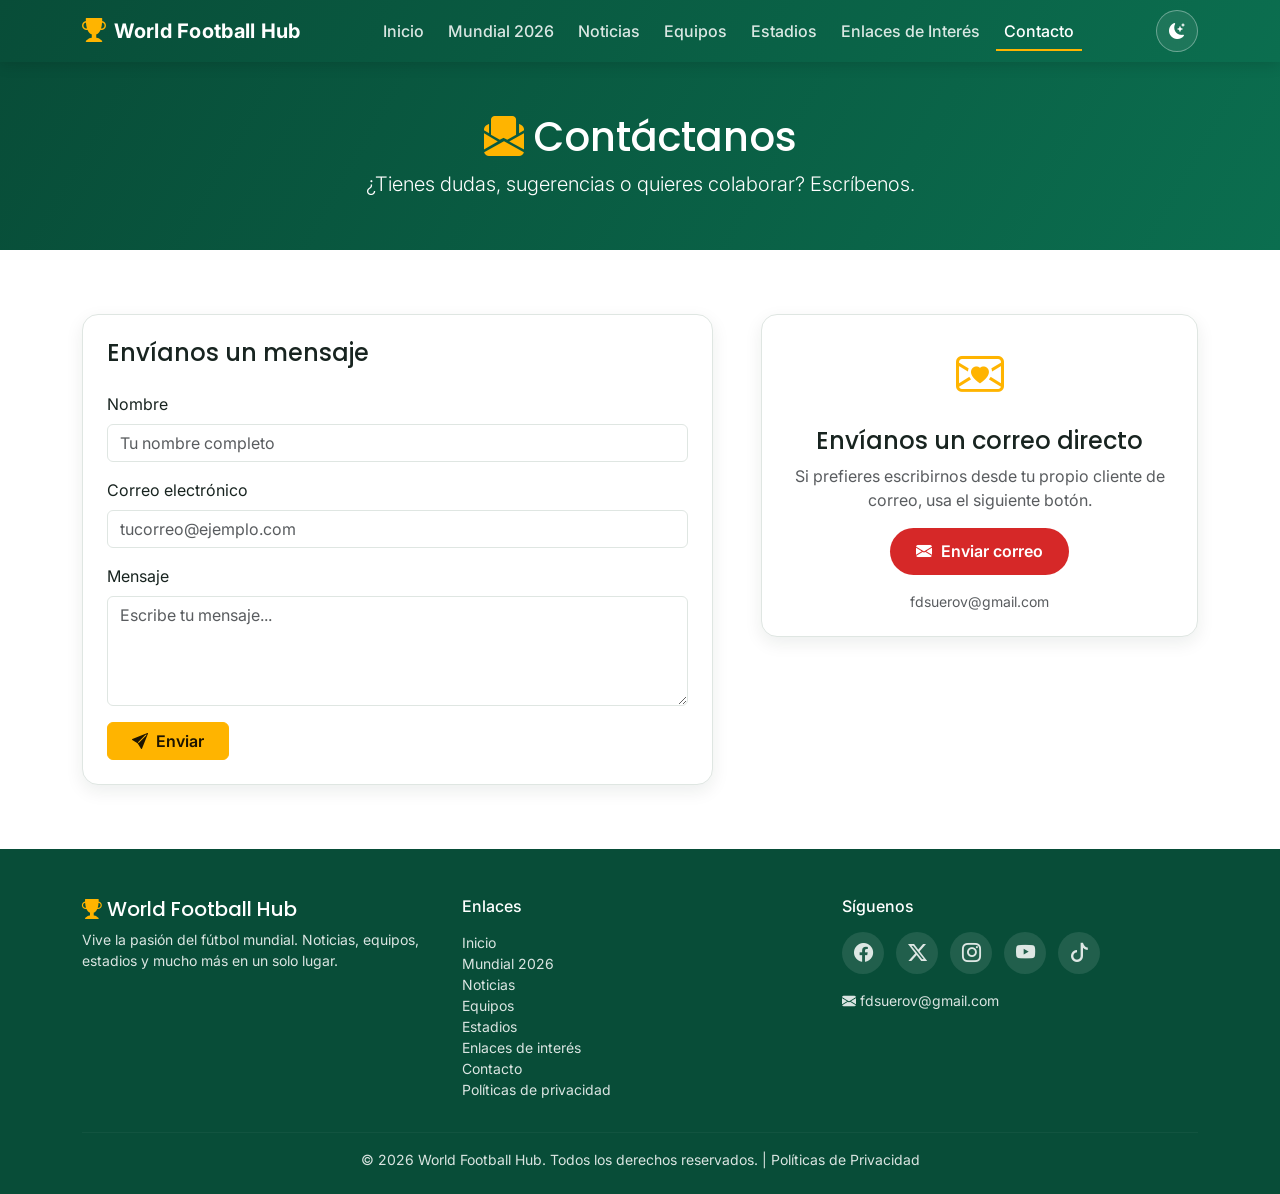
<file: contacto.html>
<!DOCTYPE html>
<html lang="es">
<head>
  <meta charset="UTF-8">
  <meta name="viewport" content="width=device-width, initial-scale=1.0">
  <title>Contacto | World Football Hub</title>
  <meta name="description" content="Ponte en contacto con el equipo de World Football Hub. Envíanos tus dudas, sugerencias o comentarios.">
  <meta name="keywords" content="contacto, world football hub, sugerencias, soporte">
  <meta name="author" content="Estudiante - World Football Hub">
  <meta name="robots" content="index, follow">
  <link rel="canonical" href="https://Felixnosoy.github.io/football-world/contacto.html">
  <meta name="theme-color" content="#0b6e4f">

  <meta property="og:type" content="website">
  <meta property="og:title" content="Contacto | World Football Hub">
  <meta property="og:description" content="Ponte en contacto con el equipo de World Football Hub.">
  <meta property="og:image" content="https://upload.wikimedia.org/wikipedia/commons/thumb/9/9d/Estadio_Azteca1706p1.jpg/1280px-Estadio_Azteca1706p1.jpg">
  <meta property="og:url" content="https://Felixnosoy.github.io/football-world/contacto.html">
  <meta property="og:site_name" content="World Football Hub">
  <meta property="og:locale" content="es_ES">

  <link rel="icon" type="image/svg+xml" href="favicon.svg">

  <link rel="preconnect" href="https://fonts.googleapis.com">
  <link rel="preconnect" href="https://fonts.gstatic.com" crossorigin>
  <link href="https://fonts.googleapis.com/css2?family=Inter:wght@400;500;600;700&family=Poppins:wght@600;700&display=swap" rel="stylesheet">
  <link rel="stylesheet" href="https://cdn.jsdelivr.net/npm/bootstrap-icons@1.11.3/font/bootstrap-icons.css">
  <link rel="stylesheet" href="https://cdn.jsdelivr.net/npm/bootstrap@5.3.3/dist/css/bootstrap.min.css">
  <link rel="stylesheet" href="css/styles.css">
  <script>(function(){var t = localStorage.getItem('wfh-theme') || 'light'; document.documentElement.setAttribute('data-theme', t); document.documentElement.setAttribute('data-bs-theme', t);})();</script>
</head>
<body>

<nav class="navbar navbar-expand-lg navbar-wfh sticky-top">
  <div class="container">
    <a class="navbar-brand" href="index.html"><i class="bi bi-trophy-fill"></i> World Football Hub</a>
    <button class="navbar-toggler" type="button" data-bs-toggle="collapse" data-bs-target="#navMain" aria-controls="navMain" aria-expanded="false" aria-label="Alternar navegación">
      <span class="navbar-toggler-icon"></span>
    </button>
    <div class="collapse navbar-collapse" id="navMain">
      <ul class="navbar-nav mx-auto mb-2 mb-lg-0">
        <li class="nav-item"><a class="nav-link" href="index.html">Inicio</a></li>
        <li class="nav-item"><a class="nav-link" href="mundial2026.html">Mundial 2026</a></li>
        <li class="nav-item"><a class="nav-link" href="noticias.html">Noticias</a></li>
        <li class="nav-item"><a class="nav-link" href="equipos.html">Equipos</a></li>
        <li class="nav-item"><a class="nav-link" href="estadios.html">Estadios</a></li>
        <li class="nav-item"><a class="nav-link" href="enlaces.html">Enlaces de Interés</a></li>
        <li class="nav-item"><a class="nav-link active" href="contacto.html">Contacto</a></li>
      </ul>
      <button class="theme-toggle-btn ms-lg-3" title="Cambiar modo claro/oscuro">
        <i class="theme-icon bi bi-moon-stars-fill"></i>
      </button>
    </div>
  </div>
</nav>

<header class="page-hero-sm text-center">
  <div class="container">
    <h1><i class="bi bi-envelope-paper-fill text-accent"></i> Contáctanos</h1>
    <p class="lead mb-0">¿Tienes dudas, sugerencias o quieres colaborar? Escríbenos.</p>
  </div>
</header>

<section class="bg-surface">
  <div class="container">
    <div class="row g-5 align-items-start">
      <div class="col-lg-7">
        <div class="widget-box">
          <h2 class="h4 mb-4">Envíanos un mensaje</h2>
          <form id="contactForm" novalidate>
            <div class="mb-3">
              <label for="nombre" class="form-label">Nombre</label>
              <input type="text" class="form-control" id="nombre" placeholder="Tu nombre completo" required>
            </div>
            <div class="mb-3">
              <label for="correo" class="form-label">Correo electrónico</label>
              <input type="email" class="form-control" id="correo" placeholder="tucorreo@ejemplo.com" required>
            </div>
            <div class="mb-3">
              <label for="mensaje" class="form-label">Mensaje</label>
              <textarea class="form-control" id="mensaje" rows="4" placeholder="Escribe tu mensaje..." required></textarea>
            </div>
            <button type="submit" class="btn btn-accent px-4"><i class="bi bi-send-fill me-1"></i> Enviar</button>
          </form>
        </div>
      </div>
      <div class="col-lg-5">
        <div class="widget-box text-center h-100 d-flex flex-column justify-content-center">
          <i class="bi bi-envelope-heart text-accent mb-3" style="font-size:3rem;"></i>
          <h2 class="h4">Envíanos un correo directo</h2>
          <p class="text-muted">Si prefieres escribirnos desde tu propio cliente de correo, usa el siguiente botón.</p>
          <a class="mailto-btn mx-auto" href="mailto:suerojunior@gmail.com?subject=Contacto%20desde%20World%20Football%20Hub">
            <i class="bi bi-envelope-fill"></i> Enviar correo
          </a>
          <p class="text-muted small mt-3 mb-0">fdsuerov@gmail.com</p>
        </div>
      </div>
    </div>
  </div>
</section>

<footer class="site-footer">
  <div class="container">
    <div class="row gy-4">
      <div class="col-md-4">
        <h5 class="brand-font text-white"><i class="bi bi-trophy-fill text-accent"></i> World Football Hub</h5>
        <p class="small">Vive la pasión del fútbol mundial. Noticias, equipos, estadios y mucho más en un solo lugar.</p>
      </div>
      <div class="col-md-4">
        <h6 class="text-white mb-3">Enlaces</h6>
        <ul class="list-unstyled small">
          <li><a href="index.html">Inicio</a></li>
          <li><a href="mundial2026.html">Mundial 2026</a></li>
          <li><a href="noticias.html">Noticias</a></li>
          <li><a href="equipos.html">Equipos</a></li>
          <li><a href="estadios.html">Estadios</a></li>
          <li><a href="enlaces.html">Enlaces de interés</a></li>
          <li><a href="contacto.html">Contacto</a></li>
          <li><a href="privacidad.html">Políticas de privacidad</a></li>
        </ul>
      </div>
      <div class="col-md-4">
        <h6 class="text-white mb-3">Síguenos</h6>
        <div class="social-icons">
          <a href="https://facebook.com" target="_blank" rel="noopener" aria-label="Facebook"><i class="bi bi-facebook"></i></a>
          <a href="https://twitter.com" target="_blank" rel="noopener" aria-label="Twitter/X"><i class="bi bi-twitter-x"></i></a>
          <a href="https://instagram.com" target="_blank" rel="noopener" aria-label="Instagram"><i class="bi bi-instagram"></i></a>
          <a href="https://youtube.com" target="_blank" rel="noopener" aria-label="YouTube"><i class="bi bi-youtube"></i></a>
          <a href="https://tiktok.com" target="_blank" rel="noopener" aria-label="TikTok"><i class="bi bi-tiktok"></i></a>
        </div>
        <a href="mailto:fdsuerov@gmail.com" class="d-inline-block mt-3 small"><i class="bi bi-envelope-fill me-1"></i>fdsuerov@gmail.com</a>
      </div>
    </div>
    <hr class="footer-divider">
    <p class="text-center small mb-0">&copy; 2026 World Football Hub. Todos los derechos reservados. | <a href="privacidad.html">Políticas de Privacidad</a></p>
  </div>
</footer>

<button id="backToTopBtn" aria-label="Volver arriba"><i class="bi bi-arrow-up"></i></button>

<script src="https://cdn.jsdelivr.net/npm/bootstrap@5.3.3/dist/js/bootstrap.bundle.min.js"></script>
<script src="js/script.js"></script>
</body>
</html>
</file>
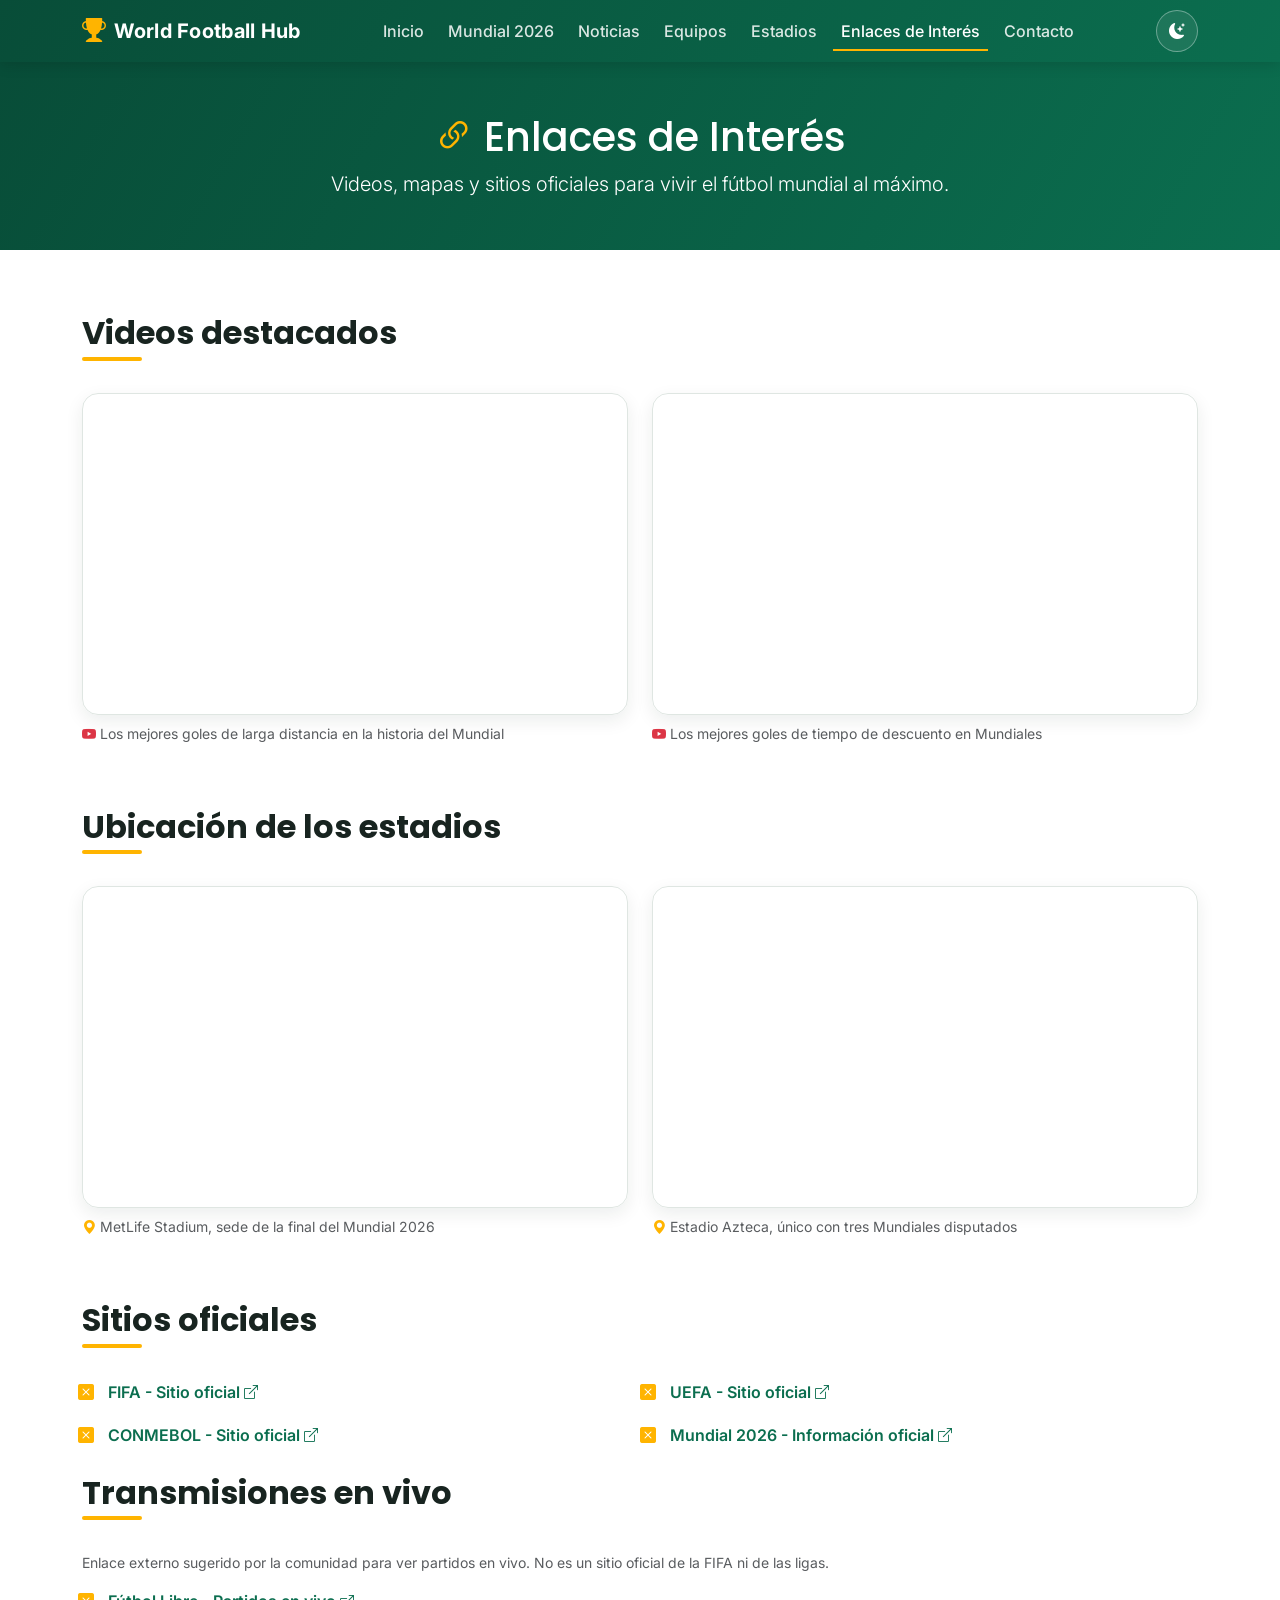
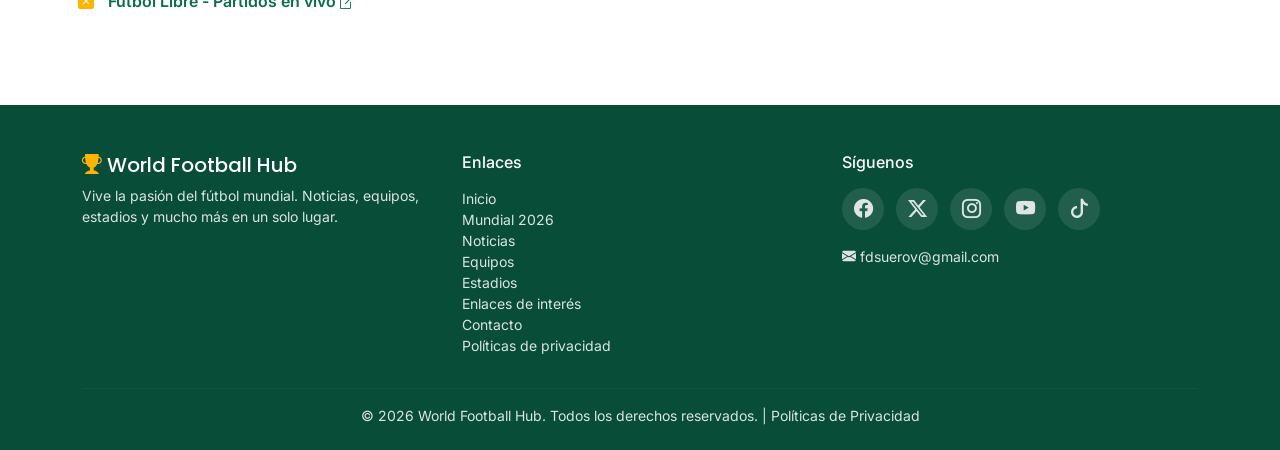
<file: enlaces.html>
<!DOCTYPE html>
<html lang="es">
<head>
  <meta charset="UTF-8">
  <meta name="viewport" content="width=device-width, initial-scale=1.0">
  <title>Enlaces de Interés | World Football Hub</title>
  <meta name="description" content="Videos destacados de YouTube, mapas de estadios en Google Maps y enlaces oficiales del fútbol mundial.">
  <meta name="keywords" content="enlaces de interés, videos de fútbol, mapas de estadios, fifa, enlaces oficiales">
  <meta name="author" content="Estudiante - World Football Hub">
  <meta name="robots" content="index, follow">
  <link rel="canonical" href="https://Felixnosoy.github.io/football-world/enlaces.html">
  <meta name="theme-color" content="#0b6e4f">

  <meta property="og:type" content="website">
  <meta property="og:title" content="Enlaces de Interés | World Football Hub">
  <meta property="og:description" content="Videos, mapas de estadios y enlaces oficiales del fútbol mundial.">
  <meta property="og:image" content="https://upload.wikimedia.org/wikipedia/commons/thumb/9/9d/Estadio_Azteca1706p1.jpg/1280px-Estadio_Azteca1706p1.jpg">
  <meta property="og:url" content="https://Felixnosoy.github.io/football-world/enlaces.html">
  <meta property="og:site_name" content="World Football Hub">
  <meta property="og:locale" content="es_ES">

  <link rel="icon" type="image/svg+xml" href="favicon.svg">

  <link rel="preconnect" href="https://fonts.googleapis.com">
  <link rel="preconnect" href="https://fonts.gstatic.com" crossorigin>
  <link href="https://fonts.googleapis.com/css2?family=Inter:wght@400;500;600;700&family=Poppins:wght@600;700&display=swap" rel="stylesheet">
  <link rel="stylesheet" href="https://cdn.jsdelivr.net/npm/bootstrap-icons@1.11.3/font/bootstrap-icons.css">
  <link rel="stylesheet" href="https://cdn.jsdelivr.net/npm/bootstrap@5.3.3/dist/css/bootstrap.min.css">
  <link rel="stylesheet" href="css/styles.css">
  <script>(function(){var t = localStorage.getItem('wfh-theme') || 'light'; document.documentElement.setAttribute('data-theme', t); document.documentElement.setAttribute('data-bs-theme', t);})();</script>
</head>
<body>

<nav class="navbar navbar-expand-lg navbar-wfh sticky-top">
  <div class="container">
    <a class="navbar-brand" href="index.html"><i class="bi bi-trophy-fill"></i> World Football Hub</a>
    <button class="navbar-toggler" type="button" data-bs-toggle="collapse" data-bs-target="#navMain" aria-controls="navMain" aria-expanded="false" aria-label="Alternar navegación">
      <span class="navbar-toggler-icon"></span>
    </button>
    <div class="collapse navbar-collapse" id="navMain">
      <ul class="navbar-nav mx-auto mb-2 mb-lg-0">
        <li class="nav-item"><a class="nav-link" href="index.html">Inicio</a></li>
        <li class="nav-item"><a class="nav-link" href="mundial2026.html">Mundial 2026</a></li>
        <li class="nav-item"><a class="nav-link" href="noticias.html">Noticias</a></li>
        <li class="nav-item"><a class="nav-link" href="equipos.html">Equipos</a></li>
        <li class="nav-item"><a class="nav-link" href="estadios.html">Estadios</a></li>
        <li class="nav-item"><a class="nav-link active" href="enlaces.html">Enlaces de Interés</a></li>
        <li class="nav-item"><a class="nav-link" href="contacto.html">Contacto</a></li>
      </ul>
      <button class="theme-toggle-btn ms-lg-3" title="Cambiar modo claro/oscuro">
        <i class="theme-icon bi bi-moon-stars-fill"></i>
      </button>
    </div>
  </div>
</nav>

<header class="page-hero-sm text-center">
  <div class="container">
    <h1><i class="bi bi-link-45deg text-accent"></i> Enlaces de Interés</h1>
    <p class="lead mb-0">Videos, mapas y sitios oficiales para vivir el fútbol mundial al máximo.</p>
  </div>
</header>

<section class="bg-surface">
  <div class="container">
    <h2 class="section-title">Videos destacados</h2>
    <div class="row g-4 mb-5">
      <div class="col-lg-6">
        <div class="iframe-wrap">
          <iframe height="320" src="https://www.youtube.com/embed/HiZTiFxIkco" title="Los mejores goles de larga distancia en la historia del Mundial" allowfullscreen loading="lazy"></iframe>
        </div>
        <p class="text-muted mt-2 small"><i class="bi bi-youtube text-danger me-1"></i>Los mejores goles de larga distancia en la historia del Mundial</p>
      </div>
      <div class="col-lg-6">
        <div class="iframe-wrap">
          <iframe height="320" src="https://www.youtube.com/embed/k26V-8FBmK0" title="Los mejores goles de tiempo de descuento en Mundiales" allowfullscreen loading="lazy"></iframe>
        </div>
        <p class="text-muted mt-2 small"><i class="bi bi-youtube text-danger me-1"></i>Los mejores goles de tiempo de descuento en Mundiales</p>
      </div>
    </div>

    <h2 class="section-title">Ubicación de los estadios</h2>
    <div class="row g-4 mb-5">
      <div class="col-lg-6">
        <div class="iframe-wrap">
          <iframe height="320" src="https://www.google.com/maps?q=MetLife+Stadium&output=embed" title="Mapa de MetLife Stadium" loading="lazy"></iframe>
        </div>
        <p class="text-muted mt-2 small"><i class="bi bi-geo-alt-fill text-accent me-1"></i>MetLife Stadium, sede de la final del Mundial 2026</p>
      </div>
      <div class="col-lg-6">
        <div class="iframe-wrap">
          <iframe height="320" src="https://www.google.com/maps?q=Estadio+Azteca&output=embed" title="Mapa del Estadio Azteca" loading="lazy"></iframe>
        </div>
        <p class="text-muted mt-2 small"><i class="bi bi-geo-alt-fill text-accent me-1"></i>Estadio Azteca, único con tres Mundiales disputados</p>
      </div>
    </div>

    <h2 class="section-title">Sitios oficiales</h2>
    <ul class="list-unordered-custom row row-cols-1 row-cols-md-2 g-2">
      <li class="col"><a href="https://www.fifa.com" target="_blank" rel="noopener" class="text-primary-wfh fw-semibold">FIFA - Sitio oficial <i class="bi bi-box-arrow-up-right small"></i></a></li>
      <li class="col"><a href="https://www.uefa.com" target="_blank" rel="noopener" class="text-primary-wfh fw-semibold">UEFA - Sitio oficial <i class="bi bi-box-arrow-up-right small"></i></a></li>
      <li class="col"><a href="https://www.conmebol.com" target="_blank" rel="noopener" class="text-primary-wfh fw-semibold">CONMEBOL - Sitio oficial <i class="bi bi-box-arrow-up-right small"></i></a></li>
      <li class="col"><a href="https://www.fifa.com/en/tournaments/mens/worldcup/canadamexicousa2026" target="_blank" rel="noopener" class="text-primary-wfh fw-semibold">Mundial 2026 - Información oficial <i class="bi bi-box-arrow-up-right small"></i></a></li>
    </ul>

    <h2 class="section-title">Transmisiones en vivo</h2>
    <p class="text-muted small">Enlace externo sugerido por la comunidad para ver partidos en vivo. No es un sitio oficial de la FIFA ni de las ligas.</p>
    <ul class="list-unordered-custom row row-cols-1 row-cols-md-2 g-2">
      <li class="col"><a href="https://futbol-libres.su/" target="_blank" rel="noopener" class="text-primary-wfh fw-semibold">Fútbol Libre - Partidos en vivo <i class="bi bi-box-arrow-up-right small"></i></a></li>
    </ul>
  </div>
</section>

<footer class="site-footer">
  <div class="container">
    <div class="row gy-4">
      <div class="col-md-4">
        <h5 class="brand-font text-white"><i class="bi bi-trophy-fill text-accent"></i> World Football Hub</h5>
        <p class="small">Vive la pasión del fútbol mundial. Noticias, equipos, estadios y mucho más en un solo lugar.</p>
      </div>
      <div class="col-md-4">
        <h6 class="text-white mb-3">Enlaces</h6>
        <ul class="list-unstyled small">
          <li><a href="index.html">Inicio</a></li>
          <li><a href="mundial2026.html">Mundial 2026</a></li>
          <li><a href="noticias.html">Noticias</a></li>
          <li><a href="equipos.html">Equipos</a></li>
          <li><a href="estadios.html">Estadios</a></li>
          <li><a href="enlaces.html">Enlaces de interés</a></li>
          <li><a href="contacto.html">Contacto</a></li>
          <li><a href="privacidad.html">Políticas de privacidad</a></li>
        </ul>
      </div>
      <div class="col-md-4">
        <h6 class="text-white mb-3">Síguenos</h6>
        <div class="social-icons">
          <a href="https://facebook.com" target="_blank" rel="noopener" aria-label="Facebook"><i class="bi bi-facebook"></i></a>
          <a href="https://twitter.com" target="_blank" rel="noopener" aria-label="Twitter/X"><i class="bi bi-twitter-x"></i></a>
          <a href="https://instagram.com" target="_blank" rel="noopener" aria-label="Instagram"><i class="bi bi-instagram"></i></a>
          <a href="https://youtube.com" target="_blank" rel="noopener" aria-label="YouTube"><i class="bi bi-youtube"></i></a>
          <a href="https://tiktok.com" target="_blank" rel="noopener" aria-label="TikTok"><i class="bi bi-tiktok"></i></a>
        </div>
        <a href="mailto:fdsuerov@gmail.com" class="d-inline-block mt-3 small"><i class="bi bi-envelope-fill me-1"></i>fdsuerov@gmail.com</a>
      </div>
    </div>
    <hr class="footer-divider">
    <p class="text-center small mb-0">&copy; 2026 World Football Hub. Todos los derechos reservados. | <a href="privacidad.html">Políticas de Privacidad</a></p>
  </div>
</footer>

<button id="backToTopBtn" aria-label="Volver arriba"><i class="bi bi-arrow-up"></i></button>

<script src="https://cdn.jsdelivr.net/npm/bootstrap@5.3.3/dist/js/bootstrap.bundle.min.js"></script>
<script src="js/script.js"></script>
</body>
</html>
</file>
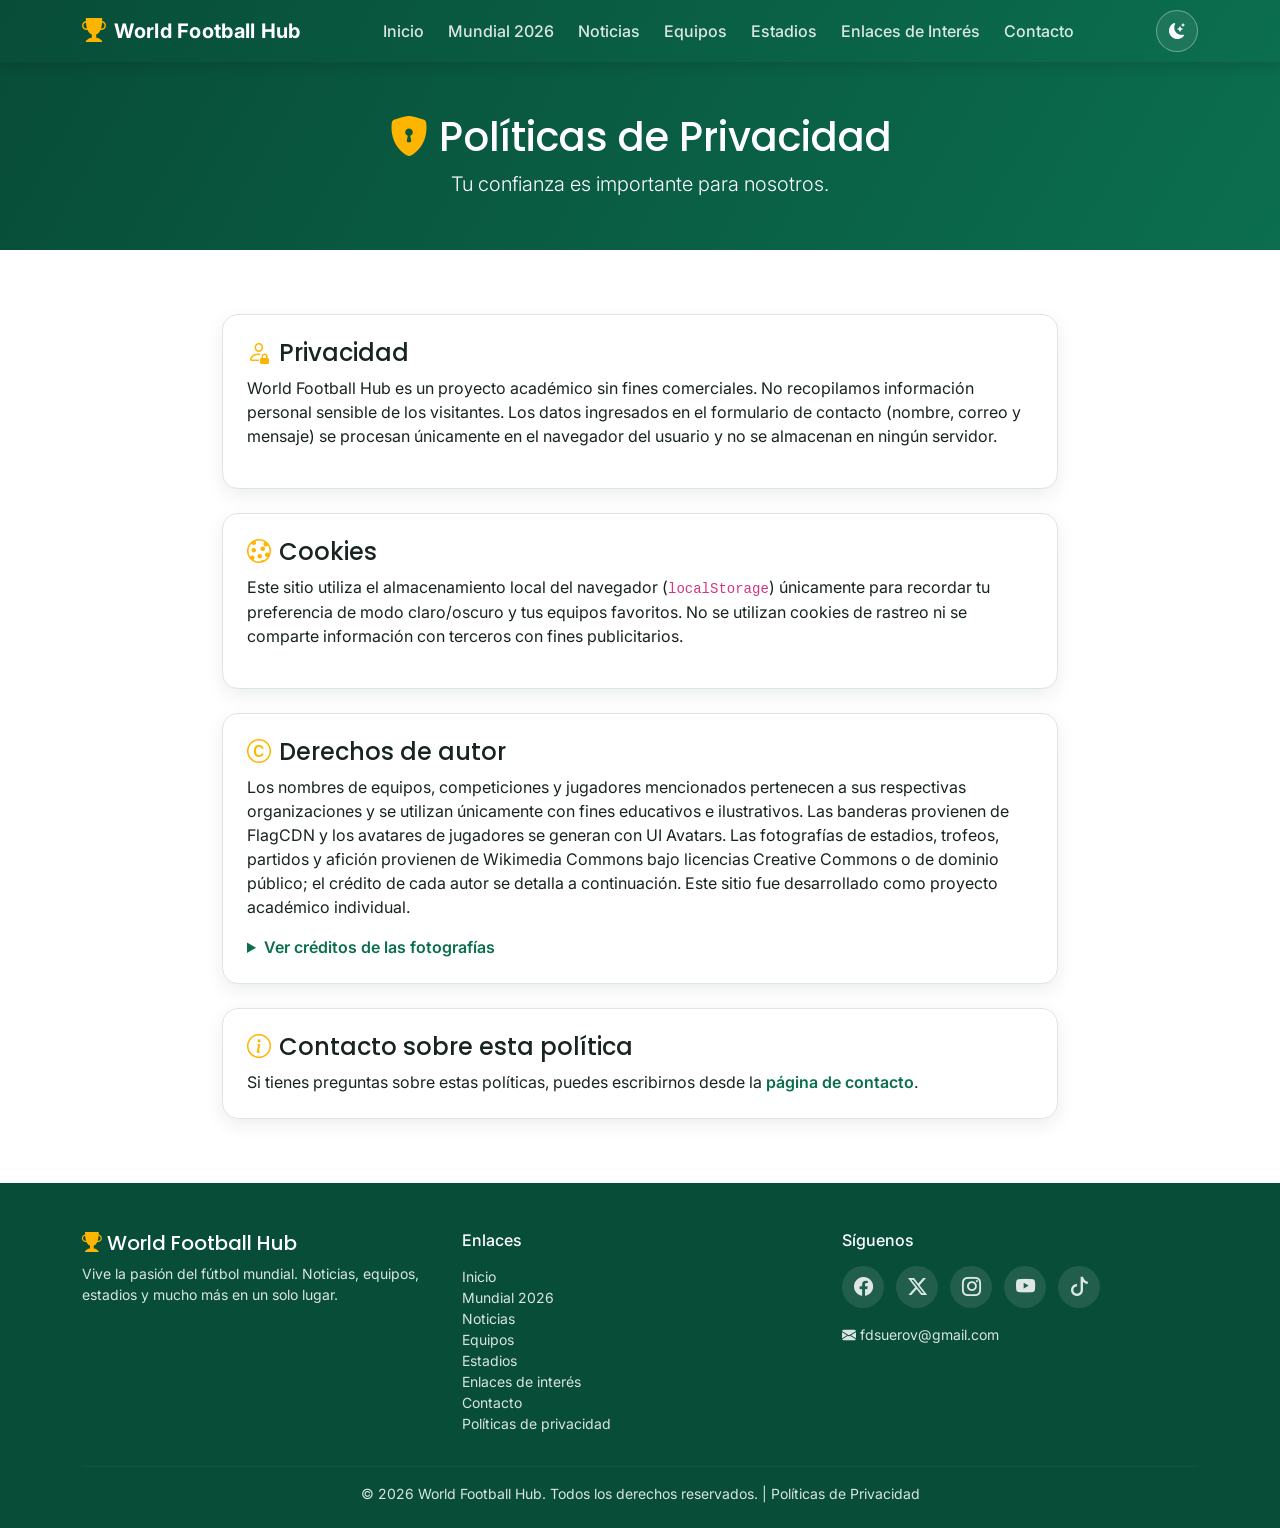
<file: privacidad.html>
<!DOCTYPE html>
<html lang="es">
<head>
  <meta charset="UTF-8">
  <meta name="viewport" content="width=device-width, initial-scale=1.0">
  <title>Políticas de Privacidad | World Football Hub</title>
  <meta name="description" content="Políticas de privacidad, cookies y derechos de autor del sitio World Football Hub.">
  <meta name="keywords" content="políticas de privacidad, cookies, derechos de autor, world football hub">
  <meta name="author" content="Estudiante - World Football Hub">
  <meta name="robots" content="index, follow">
  <link rel="canonical" href="https://Felixnosoy.github.io/football-world/privacidad.html">
  <meta name="theme-color" content="#0b6e4f">

  <meta property="og:type" content="website">
  <meta property="og:title" content="Políticas de Privacidad | World Football Hub">
  <meta property="og:description" content="Privacidad, cookies y derechos de autor de World Football Hub.">
  <meta property="og:image" content="https://upload.wikimedia.org/wikipedia/commons/thumb/9/9d/Estadio_Azteca1706p1.jpg/1280px-Estadio_Azteca1706p1.jpg">
  <meta property="og:url" content="https://Felixnosoy.github.io/football-world/privacidad.html">
  <meta property="og:site_name" content="World Football Hub">
  <meta property="og:locale" content="es_ES">

  <link rel="icon" type="image/svg+xml" href="favicon.svg">

  <link rel="preconnect" href="https://fonts.googleapis.com">
  <link rel="preconnect" href="https://fonts.gstatic.com" crossorigin>
  <link href="https://fonts.googleapis.com/css2?family=Inter:wght@400;500;600;700&family=Poppins:wght@600;700&display=swap" rel="stylesheet">
  <link rel="stylesheet" href="https://cdn.jsdelivr.net/npm/bootstrap-icons@1.11.3/font/bootstrap-icons.css">
  <link rel="stylesheet" href="https://cdn.jsdelivr.net/npm/bootstrap@5.3.3/dist/css/bootstrap.min.css">
  <link rel="stylesheet" href="css/styles.css">
  <script>(function(){var t = localStorage.getItem('wfh-theme') || 'light'; document.documentElement.setAttribute('data-theme', t); document.documentElement.setAttribute('data-bs-theme', t);})();</script>
</head>
<body>

<nav class="navbar navbar-expand-lg navbar-wfh sticky-top">
  <div class="container">
    <a class="navbar-brand" href="index.html"><i class="bi bi-trophy-fill"></i> World Football Hub</a>
    <button class="navbar-toggler" type="button" data-bs-toggle="collapse" data-bs-target="#navMain" aria-controls="navMain" aria-expanded="false" aria-label="Alternar navegación">
      <span class="navbar-toggler-icon"></span>
    </button>
    <div class="collapse navbar-collapse" id="navMain">
      <ul class="navbar-nav mx-auto mb-2 mb-lg-0">
        <li class="nav-item"><a class="nav-link" href="index.html">Inicio</a></li>
        <li class="nav-item"><a class="nav-link" href="mundial2026.html">Mundial 2026</a></li>
        <li class="nav-item"><a class="nav-link" href="noticias.html">Noticias</a></li>
        <li class="nav-item"><a class="nav-link" href="equipos.html">Equipos</a></li>
        <li class="nav-item"><a class="nav-link" href="estadios.html">Estadios</a></li>
        <li class="nav-item"><a class="nav-link" href="enlaces.html">Enlaces de Interés</a></li>
        <li class="nav-item"><a class="nav-link" href="contacto.html">Contacto</a></li>
      </ul>
      <button class="theme-toggle-btn ms-lg-3" title="Cambiar modo claro/oscuro">
        <i class="theme-icon bi bi-moon-stars-fill"></i>
      </button>
    </div>
  </div>
</nav>

<header class="page-hero-sm text-center">
  <div class="container">
    <h1><i class="bi bi-shield-lock-fill text-accent"></i> Políticas de Privacidad</h1>
    <p class="lead mb-0">Tu confianza es importante para nosotros.</p>
  </div>
</header>

<section class="bg-surface">
  <div class="container" style="max-width:860px;">

    <div class="widget-box mb-4">
      <h2 class="h4"><i class="bi bi-person-lock text-accent me-2"></i>Privacidad</h2>
      <p>World Football Hub es un proyecto académico sin fines comerciales. No recopilamos información personal sensible de los visitantes. Los datos ingresados en el formulario de contacto (nombre, correo y mensaje) se procesan únicamente en el navegador del usuario y no se almacenan en ningún servidor.</p>
    </div>

    <div class="widget-box mb-4">
      <h2 class="h4"><i class="bi bi-cookie text-accent me-2"></i>Cookies</h2>
      <p>Este sitio utiliza el almacenamiento local del navegador (<code>localStorage</code>) únicamente para recordar tu preferencia de modo claro/oscuro y tus equipos favoritos. No se utilizan cookies de rastreo ni se comparte información con terceros con fines publicitarios.</p>
    </div>

    <div class="widget-box mb-4">
      <h2 class="h4"><i class="bi bi-c-circle text-accent me-2"></i>Derechos de autor</h2>
      <p>Los nombres de equipos, competiciones y jugadores mencionados pertenecen a sus respectivas organizaciones y se utilizan únicamente con fines educativos e ilustrativos. Las banderas provienen de FlagCDN y los avatares de jugadores se generan con UI Avatars. Las fotografías de estadios, trofeos, partidos y afición provienen de Wikimedia Commons bajo licencias Creative Commons o de dominio público; el crédito de cada autor se detalla a continuación. Este sitio fue desarrollado como proyecto académico individual.</p>
      <details>
        <summary class="text-primary-wfh fw-semibold" style="cursor:pointer;">Ver créditos de las fotografías</summary>
        <ul class="list-unordered-custom small mt-3">
          <li>MetLife Stadium — fotos de gargudojr (CC BY-SA 2.0), Kenneth C. Zirkel (CC BY-SA 4.0) y Thecoolone1223 (CC BY 4.0), Wikimedia Commons.</li>
          <li>Estadio Azteca — fotos de Carlos Valenzuela (CC BY-SA 4.0), Wikimedia Commons.</li>
          <li>SoFi Stadium — foto de Troutfarm27 (CC BY-SA 4.0), Wikimedia Commons.</li>
          <li>AT&T Stadium — foto de Michael Barera (CC BY-SA 4.0), Wikimedia Commons.</li>
          <li>Trofeo de la Copa Mundial de la FIFA — foto de Ank Kumar (CC BY-SA 4.0), Wikimedia Commons.</li>
          <li>Trofeo de la UEFA Champions League — foto de David Flores (CC BY 2.0), Wikimedia Commons.</li>
          <li>Trofeo del Balón de Oro — foto de Ank Kumar (CC BY-SA 4.0), Wikimedia Commons.</li>
          <li>Trofeo de la Copa América — foto de Hazaña17 (dominio público), Wikimedia Commons.</li>
          <li>Fotos de partidos y entrenamientos — Sport the library (CC BY-SA 3.0), Keystone.ajh (CC BY-SA 4.0) y Jarrett Campbell (CC BY 2.0), Wikimedia Commons.</li>
          <li>Fotos de afición celebrando — Agência Brasil (CC BY 3.0 br), Houtexusa (CC BY-SA 3.0) y usuarios de Wikimedia Commons (CC BY-SA 4.0).</li>
        </ul>
      </details>
    </div>

    <div class="widget-box">
      <h2 class="h4"><i class="bi bi-info-circle text-accent me-2"></i>Contacto sobre esta política</h2>
      <p class="mb-0">Si tienes preguntas sobre estas políticas, puedes escribirnos desde la <a href="contacto.html" class="text-primary-wfh fw-semibold">página de contacto</a>.</p>
    </div>

  </div>
</section>

<footer class="site-footer">
  <div class="container">
    <div class="row gy-4">
      <div class="col-md-4">
        <h5 class="brand-font text-white"><i class="bi bi-trophy-fill text-accent"></i> World Football Hub</h5>
        <p class="small">Vive la pasión del fútbol mundial. Noticias, equipos, estadios y mucho más en un solo lugar.</p>
      </div>
      <div class="col-md-4">
        <h6 class="text-white mb-3">Enlaces</h6>
        <ul class="list-unstyled small">
          <li><a href="index.html">Inicio</a></li>
          <li><a href="mundial2026.html">Mundial 2026</a></li>
          <li><a href="noticias.html">Noticias</a></li>
          <li><a href="equipos.html">Equipos</a></li>
          <li><a href="estadios.html">Estadios</a></li>
          <li><a href="enlaces.html">Enlaces de interés</a></li>
          <li><a href="contacto.html">Contacto</a></li>
          <li><a href="privacidad.html">Políticas de privacidad</a></li>
        </ul>
      </div>
      <div class="col-md-4">
        <h6 class="text-white mb-3">Síguenos</h6>
        <div class="social-icons">
          <a href="https://facebook.com" target="_blank" rel="noopener" aria-label="Facebook"><i class="bi bi-facebook"></i></a>
          <a href="https://twitter.com" target="_blank" rel="noopener" aria-label="Twitter/X"><i class="bi bi-twitter-x"></i></a>
          <a href="https://instagram.com" target="_blank" rel="noopener" aria-label="Instagram"><i class="bi bi-instagram"></i></a>
          <a href="https://youtube.com" target="_blank" rel="noopener" aria-label="YouTube"><i class="bi bi-youtube"></i></a>
          <a href="https://tiktok.com" target="_blank" rel="noopener" aria-label="TikTok"><i class="bi bi-tiktok"></i></a>
        </div>
        <a href="mailto:fdsuerov@gmail.com" class="d-inline-block mt-3 small"><i class="bi bi-envelope-fill me-1"></i>fdsuerov@gmail.com</a>
      </div>
    </div>
    <hr class="footer-divider">
    <p class="text-center small mb-0">&copy; 2026 World Football Hub. Todos los derechos reservados. | <a href="privacidad.html">Políticas de Privacidad</a></p>
  </div>
</footer>

<button id="backToTopBtn" aria-label="Volver arriba"><i class="bi bi-arrow-up"></i></button>

<script src="https://cdn.jsdelivr.net/npm/bootstrap@5.3.3/dist/js/bootstrap.bundle.min.js"></script>
<script src="js/script.js"></script>
</body>
</html>
</file>
<file: css/styles.css>
/* ===== Variables & Base ===== */
:root {
  --bg: #f4f7f5;
  --surface: #ffffff;
  --surface-2: #eef2f0;
  --text: #182420;
  --text-muted: #5c6b64;
  --primary: #0b6e4f;
  --primary-dark: #084d38;
  --primary-light: #e6f3ed;
  --accent: #ffb400;
  --accent-2: #d62828;
  --border: #dfe6e2;
  --card-shadow: 0 6px 18px rgba(11, 40, 30, 0.08);
  --card-shadow-hover: 0 16px 34px rgba(11, 40, 30, 0.18);
  --radius: 16px;
}

[data-theme="dark"] {
  --bg: #0f1712;
  --surface: #1a2620;
  --surface-2: #223028;
  --text: #edf3ef;
  --text-muted: #a7b8ae;
  --primary: #22b57f;
  --primary-dark: #0e7a53;
  --primary-light: #16352a;
  --accent: #ffc94d;
  --accent-2: #ff6b6b;
  --border: #2b3a32;
  --card-shadow: 0 6px 18px rgba(0, 0, 0, 0.35);
  --card-shadow-hover: 0 16px 34px rgba(0, 0, 0, 0.55);
}

* { box-sizing: border-box; }

html { scroll-behavior: smooth; }

body {
  background-color: var(--bg);
  color: var(--text);
  font-family: 'Inter', sans-serif;
  transition: background-color .35s ease, color .35s ease;
}

h1, h2, h3, h4, h5, .brand-font {
  font-family: 'Poppins', sans-serif;
}

a { text-decoration: none; }

/* ===== Navbar ===== */
.navbar-wfh {
  background: linear-gradient(120deg, var(--primary-dark), var(--primary));
  box-shadow: 0 2px 14px rgba(0,0,0,.15);
}

.navbar-wfh .navbar-brand {
  font-weight: 700;
  color: #fff !important;
  letter-spacing: .3px;
  display: flex;
  align-items: center;
  gap: .5rem;
}

.navbar-wfh .navbar-brand .bi { color: var(--accent); font-size: 1.5rem; }

.navbar-wfh .nav-link {
  color: rgba(255,255,255,.85) !important;
  position: relative;
  font-weight: 500;
  margin: 0 .25rem;
  transition: color .25s ease;
}

.navbar-wfh .nav-link::after {
  content: "";
  position: absolute;
  left: 0; bottom: 0;
  width: 0%;
  height: 2px;
  background: var(--accent);
  transition: width .25s ease;
}

.navbar-wfh .nav-link:hover,
.navbar-wfh .nav-link.active {
  color: #fff !important;
}

.navbar-wfh .nav-link:hover::after,
.navbar-wfh .nav-link.active::after { width: 100%; }

.theme-toggle-btn {
  border: 1px solid rgba(255,255,255,.35);
  background: rgba(255,255,255,.08);
  color: #fff;
  border-radius: 50px;
  width: 42px;
  height: 42px;
  display: inline-flex;
  align-items: center;
  justify-content: center;
  transition: background .25s ease, transform .25s ease;
}

.theme-toggle-btn:hover {
  background: var(--accent);
  color: var(--primary-dark);
  transform: rotate(20deg);
}

/* ===== Hero ===== */
.hero {
  background: radial-gradient(circle at top right, var(--primary), var(--primary-dark) 70%);
  color: #fff;
  padding: 5.5rem 0 4.5rem;
  position: relative;
  overflow: hidden;
}

.hero::before {
  content: "";
  position: absolute;
  inset: 0;
  background-image: radial-gradient(rgba(255,255,255,.08) 2px, transparent 2px);
  background-size: 22px 22px;
  opacity: .5;
}

.hero .container { position: relative; z-index: 1; }

.hero-logo {
  font-family: 'Poppins', sans-serif;
  font-weight: 700;
  font-size: clamp(2.2rem, 5vw, 3.6rem);
}

.hero-slogan {
  font-size: 1.25rem;
  color: var(--accent);
  font-weight: 500;
}

.btn-accent {
  background-color: var(--accent);
  border-color: var(--accent);
  color: #1c1400;
  font-weight: 600;
  transition: all .25s ease;
}

.btn-accent:hover {
  background-color: #fff;
  border-color: #fff;
  color: var(--primary-dark);
  transform: translateY(-2px);
}

.btn-outline-light-custom {
  border: 2px solid rgba(255,255,255,.7);
  color: #fff;
  font-weight: 600;
  transition: all .25s ease;
}

.btn-outline-light-custom:hover {
  background: #fff;
  color: var(--primary-dark);
  transform: translateY(-2px);
}

/* ===== Sections ===== */
.section-title {
  font-weight: 700;
  position: relative;
  display: inline-block;
  padding-bottom: .5rem;
  margin-bottom: 2rem;
}

.section-title::after {
  content: "";
  position: absolute;
  left: 0; bottom: 0;
  width: 60px;
  height: 4px;
  background: var(--accent);
  border-radius: 4px;
}

section { padding: 4rem 0; }

.bg-surface { background-color: var(--surface); }
.bg-surface-2 { background-color: var(--surface-2); }

/* ===== Cards & Hover Effects ===== */
.hover-card {
  background: var(--surface);
  border: 1px solid var(--border);
  border-radius: var(--radius);
  box-shadow: var(--card-shadow);
  transition: transform .3s ease, box-shadow .3s ease, background-color .35s ease;
  overflow: hidden;
  height: 100%;
}

.hover-card:hover {
  transform: translateY(-8px) scale(1.015);
  box-shadow: var(--card-shadow-hover);
}

.hover-card img { transition: transform .5s ease; }
.hover-card:hover img { transform: scale(1.08); }

.card-img-wrap { overflow: hidden; border-radius: var(--radius) var(--radius) 0 0; }

.badge-rank {
  background: var(--primary);
  color: #fff;
  font-weight: 600;
}

.fav-btn {
  border: none;
  background: transparent;
  font-size: 1.4rem;
  color: var(--accent-2);
  transition: transform .2s ease;
  cursor: pointer;
}

.fav-btn:hover { transform: scale(1.25); }
.fav-btn.active { color: var(--accent-2); }

/* ===== Carousel ===== */
.carousel-item img {
  height: 460px;
  object-fit: cover;
  filter: brightness(.6);
}

@media (max-width: 767px) {
  .carousel-item img { height: 300px; }
}

.carousel-caption {
  bottom: 15%;
}

.carousel-caption h3 {
  font-weight: 700;
  font-size: clamp(1.4rem, 4vw, 2.4rem);
}

.carousel-control-prev-icon,
.carousel-control-next-icon {
  background-color: var(--primary);
  border-radius: 50%;
  padding: 1.2rem;
}

/* ===== Widgets: clock / player of day ===== */
.widget-box {
  background: var(--surface);
  border: 1px solid var(--border);
  border-radius: var(--radius);
  box-shadow: var(--card-shadow);
  padding: 1.5rem;
  height: 100%;
}

.clock-display {
  font-family: 'Poppins', monospace;
  font-size: 2rem;
  font-weight: 700;
  letter-spacing: 2px;
  color: var(--primary);
}

.date-display { color: var(--text-muted); font-weight: 500; }

.player-of-day-card {
  background: linear-gradient(135deg, var(--primary), var(--primary-dark));
  color: #fff;
  border-radius: var(--radius);
  padding: 1.8rem;
  text-align: center;
  box-shadow: var(--card-shadow);
}

.player-of-day-card img {
  width: 96px;
  height: 96px;
  border-radius: 50%;
  border: 3px solid var(--accent);
  object-fit: cover;
  margin-bottom: .75rem;
}

/* ===== Stat counters ===== */
.stat-box {
  text-align: center;
  padding: 1.5rem 1rem;
  border-radius: var(--radius);
  background: var(--surface);
  border: 1px solid var(--border);
  box-shadow: var(--card-shadow);
  transition: transform .3s ease, background-color .35s ease;
}

.stat-box:hover { transform: translateY(-6px); }

.stat-box .stat-number {
  font-size: 2.2rem;
  font-weight: 700;
  color: var(--primary);
}

/* ===== Gallery ===== */
.gallery-grid {
  display: grid;
  grid-template-columns: repeat(auto-fit, minmax(180px, 1fr));
  gap: 1rem;
}

.gallery-item {
  position: relative;
  overflow: hidden;
  border-radius: var(--radius);
  box-shadow: var(--card-shadow);
}

.gallery-item img {
  width: 100%;
  height: 180px;
  object-fit: cover;
  display: block;
  transition: transform .5s ease;
}

.gallery-item:hover img { transform: scale(1.15); }

.gallery-item .overlay {
  position: absolute;
  inset: 0;
  background: linear-gradient(to top, rgba(0,0,0,.75), transparent 60%);
  display: flex;
  align-items: flex-end;
  padding: .6rem .8rem;
  opacity: 0;
  transition: opacity .3s ease;
  color: #fff;
  font-size: .85rem;
  font-weight: 600;
}

.gallery-item:hover .overlay { opacity: 1; }

/* ===== Footer ===== */
footer.site-footer {
  background: var(--primary-dark);
  color: rgba(255,255,255,.85);
  padding: 3rem 0 1.5rem;
}

footer.site-footer a { color: rgba(255,255,255,.85); }

.social-icons a {
  display: inline-flex;
  align-items: center;
  justify-content: center;
  width: 42px;
  height: 42px;
  border-radius: 50%;
  background: rgba(255,255,255,.1);
  margin-right: .5rem;
  font-size: 1.2rem;
  transition: all .25s ease;
}

.social-icons a:hover {
  background: var(--accent);
  color: var(--primary-dark) !important;
  transform: translateY(-4px);
}

.footer-divider {
  border-color: rgba(255,255,255,.15);
}

/* ===== Back to top ===== */
#backToTopBtn {
  position: fixed;
  bottom: 24px;
  right: 24px;
  width: 48px;
  height: 48px;
  border-radius: 50%;
  border: none;
  background: var(--primary);
  color: #fff;
  font-size: 1.3rem;
  box-shadow: 0 6px 16px rgba(0,0,0,.25);
  display: none;
  align-items: center;
  justify-content: center;
  z-index: 1000;
  transition: background .25s ease, transform .25s ease;
}

#backToTopBtn:hover { background: var(--accent); color: var(--primary-dark); transform: translateY(-4px); }
#backToTopBtn.show { display: flex; }

/* ===== Forms ===== */
.form-control, .form-select {
  background-color: var(--surface);
  color: var(--text);
  border: 1px solid var(--border);
}

.form-control:focus {
  border-color: var(--primary);
  box-shadow: 0 0 0 .2rem var(--primary-light);
  background-color: var(--surface);
  color: var(--text);
}

.mailto-btn {
  background: var(--accent-2);
  border: none;
  color: #fff;
  font-weight: 600;
  padding: .7rem 1.6rem;
  border-radius: 50px;
  display: inline-flex;
  align-items: center;
  gap: .6rem;
  transition: all .25s ease;
}

.mailto-btn:hover {
  background: #fff;
  color: var(--accent-2);
  box-shadow: 0 8px 20px rgba(214,40,40,.3);
  transform: translateY(-2px);
}

/* ===== List styling ===== */
.list-styled li { margin-bottom: .6rem; }

.list-ordered-custom { counter-reset: item; list-style: none; padding-left: 0; }
.list-ordered-custom li {
  counter-increment: item;
  margin-bottom: .7rem;
  padding-left: 2.4rem;
  position: relative;
}
.list-ordered-custom li::before {
  content: counter(item);
  position: absolute;
  left: 0; top: -2px;
  width: 1.8rem; height: 1.8rem;
  background: var(--primary);
  color: #fff;
  border-radius: 50%;
  display: flex; align-items: center; justify-content: center;
  font-weight: 700; font-size: .85rem;
}

.list-unordered-custom { list-style: none; padding-left: 0; }
.list-unordered-custom li {
  margin-bottom: .7rem;
  padding-left: 1.9rem;
  position: relative;
}
.list-unordered-custom li::before {
  content: "\f628";
  font-family: "bootstrap-icons";
  position: absolute;
  left: 0;
  color: var(--accent);
}

/* ===== Iframes (enlaces page) ===== */
.iframe-wrap {
  border-radius: var(--radius);
  overflow: hidden;
  box-shadow: var(--card-shadow);
  border: 1px solid var(--border);
}

.iframe-wrap iframe { width: 100%; border: 0; display: block; }

/* ===== Utilities ===== */
.text-accent { color: var(--accent) !important; }
.text-primary-wfh { color: var(--primary) !important; }
.rounded-xl { border-radius: var(--radius) !important; }

.page-hero-sm {
  background: linear-gradient(120deg, var(--primary-dark), var(--primary));
  color: #fff;
  padding: 3.2rem 0;
}

.toast-container-custom { z-index: 1080; }
</file>
